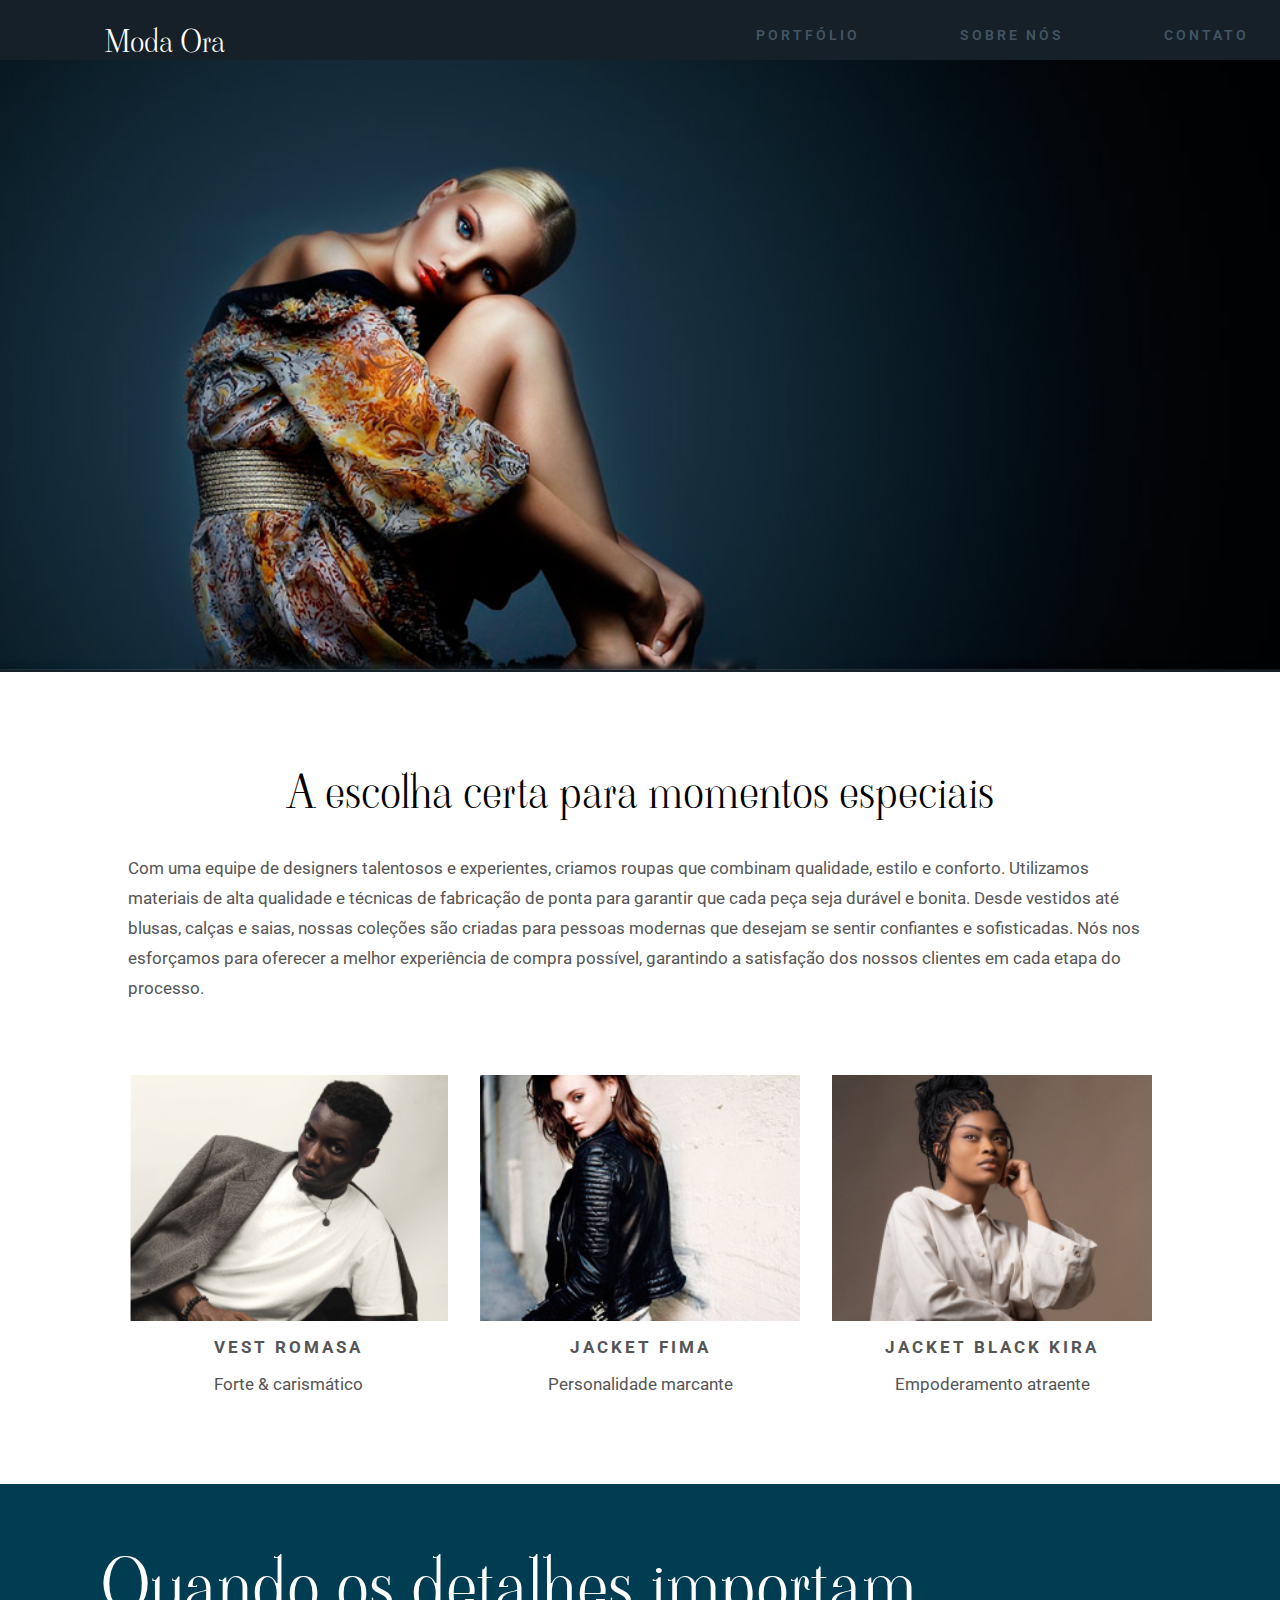
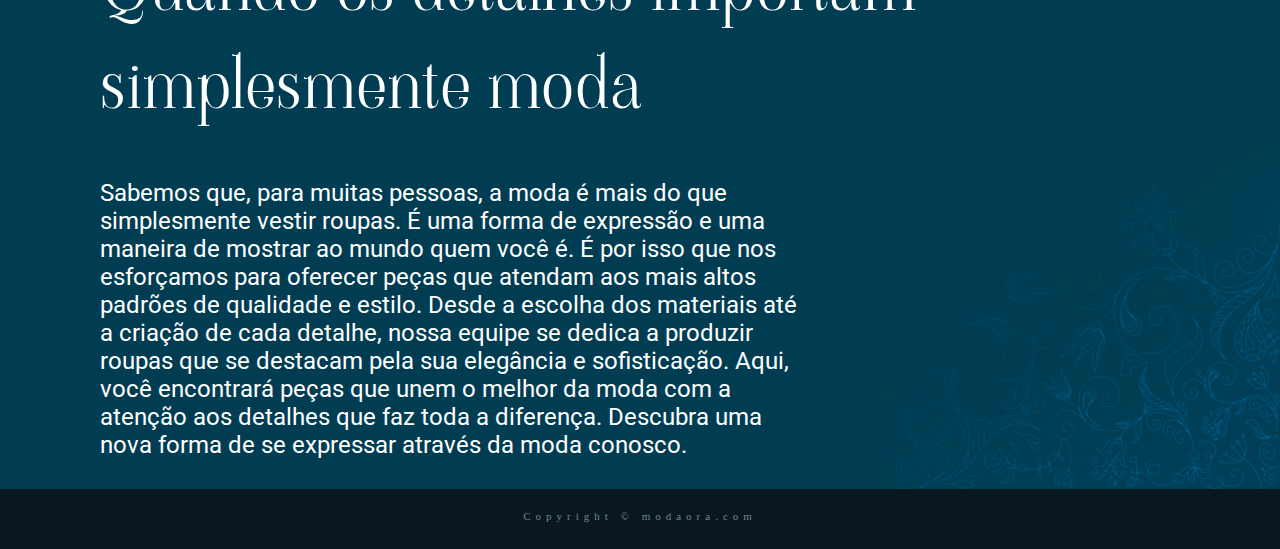
<file: index.html>
<!DOCTYPE html>

<html lang="pt-br">

  <head>
     <meta charset="UTF-8">
     <meta name="author" content="Thayná Cristina">
     <title>Moda Ora</title>
     <link rel="stylesheet" href="estilizacao.css">
    
     <link rel="preconnect" href="https://fonts.googleapis.com">
     <link rel="preconnect" href="https://fonts.gstatic.com" crossorigin>
     <link href="https://fonts.googleapis.com/css2?family=Roboto:wght@100;300&family=Viaoda+Libre&display=swap" rel="stylesheet">
  </head>

    <body>
        <header class="header">
            <div class="header__superior">     
                <h1 class="header__logo">Moda Ora</h1>
                  
                <ul class="header__menu">
                 <li> <a href="#">Portfólio</a></li>
                 <li> <a href="about-us.html">Sobre Nós</a></li>
                 <li> <a href="contact.html">Contato</a></li>
                 </ul>
            </div>
            <img src="image/topo.jpg" alt="Modelo feminina vestindo roupa elegante">
        </header>

        <main class="content">
            <div class="centralized__content">
                <nav class="content__primary">
                   <h1 class="content__primary--title">A escolha certa para momentos especiais</h1>
                    
                   <p class="content__primary--description">Com uma equipe de designers talentosos e experientes, criamos roupas que combinam qualidade, estilo e conforto. Utilizamos materiais de alta qualidade e técnicas de fabricação de ponta para garantir que cada peça seja durável e bonita. Desde vestidos até blusas, calças e saias, nossas coleções são criadas para pessoas modernas que desejam se sentir confiantes e sofisticadas. Nós nos esforçamos para oferecer a melhor experiência de compra possível, garantindo a satisfação dos nossos clientes em cada etapa do processo.</p>
                </nav>
            
                <section>
                    <div class="section__content">
                        <article>
                         <img src="image/modelo5.jpg" alt="Foto de um homem">
                         <h2>Vest Romasa</h2>
                         <p>Forte & carismático</p>
                        </article>

                        <article>
                         <img src="image/modelo3.jpg" alt="Foto de uma mulher">
                         <h2>Jacket Fima</h2>
                         <p>Personalidade marcante</p>
                        </article>

                        <article>
                         <img src="image/modelo4.jpg" alt="Foto de uma mulher">
                         <h2>Jacket black kira</h2>
                         <p>Empoderamento atraente</p>
                        </article>
                    </div>
                </section>
            </div>
    
            <nav class="content__secondary">
             <h1 class="content__secondary--title">Quando os detalhes importam <br> simplesmente moda</h1>
                
             <p class="content--title">Sabemos que, para muitas pessoas, a moda é mais do que simplesmente vestir roupas. É uma forma de expressão e uma maneira de mostrar ao mundo quem você é. É por isso que nos esforçamos para oferecer peças que atendam aos mais altos padrões de qualidade e estilo. Desde a escolha dos materiais até a criação de cada detalhe, nossa equipe se dedica a produzir roupas que se destacam pela sua elegância e sofisticação. Aqui, você encontrará peças que unem o melhor da moda com a atenção aos detalhes que faz toda a diferença. Descubra uma nova forma de se expressar através da moda conosco.</p>
            </nav>
        </main>

        <footer class="footer">
         <p class="footer__content">Copyright © modaora.com</p> 
        </footer>
    </body>
</html>
</file>
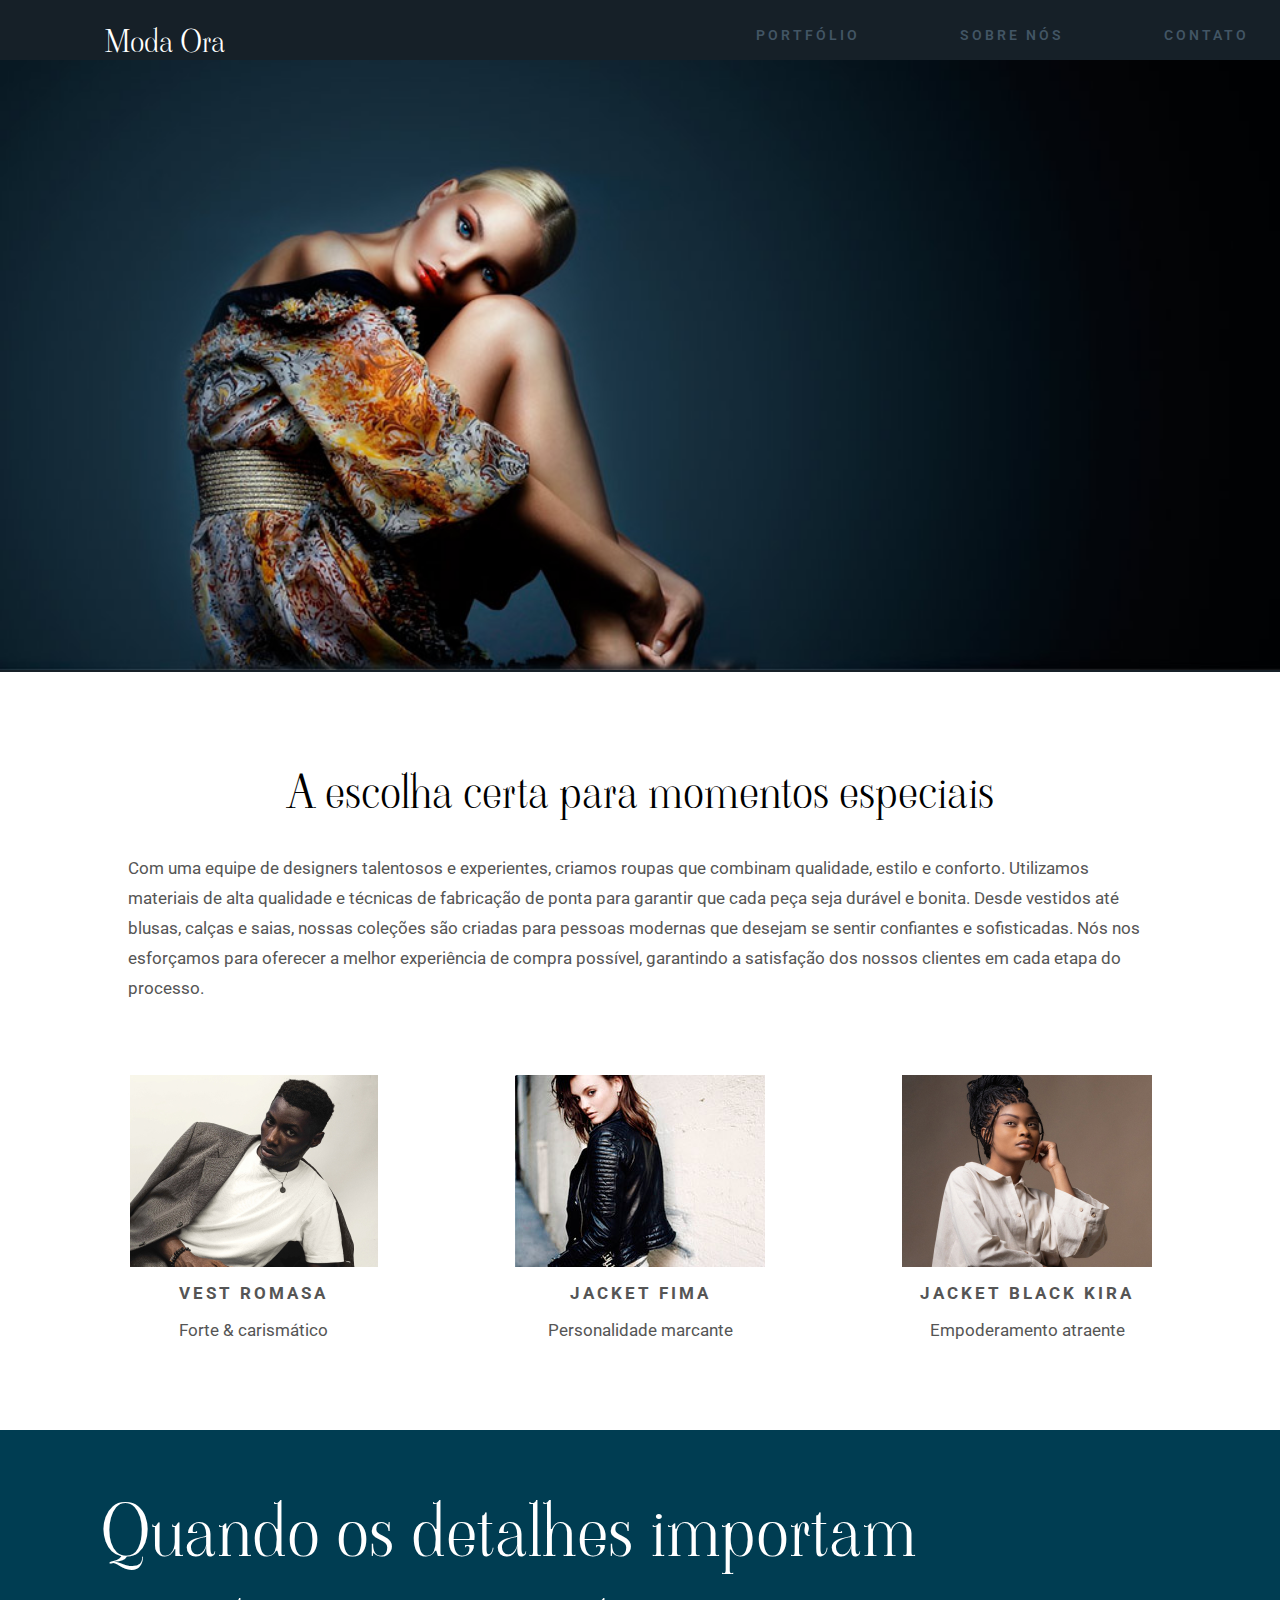
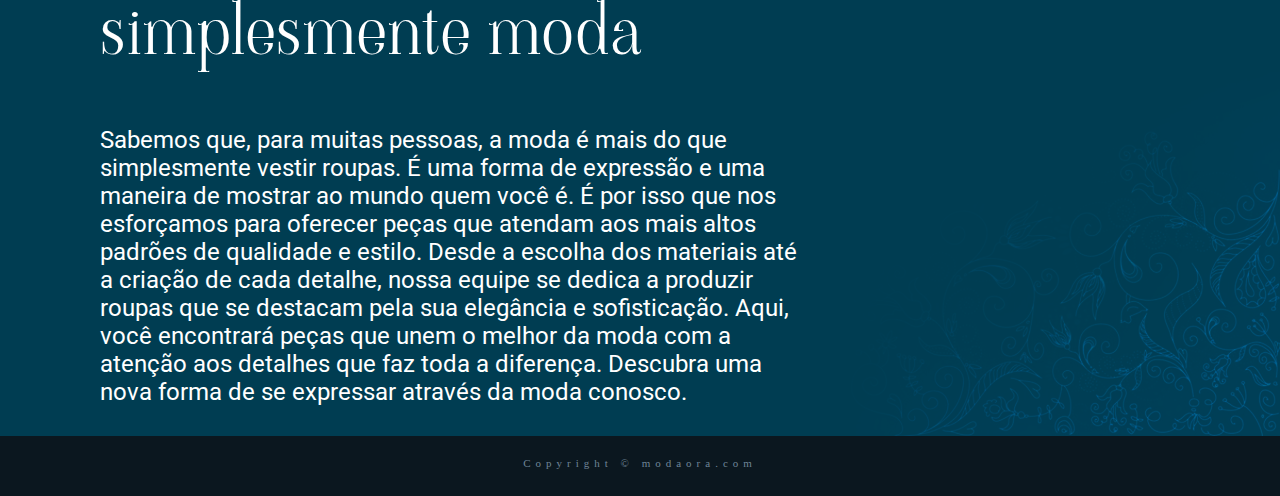
<file: HTML/index.html>
<!DOCTYPE html>

<html lang="pt-br">

  <head>
     <meta charset="UTF-8">
     <meta name="author" content="Thayná Cristina">
     <title>Moda Ora</title>
     <link rel="stylesheet" href="../CSS/estilizacao.css">
    
     <link rel="preconnect" href="https://fonts.googleapis.com">
     <link rel="preconnect" href="https://fonts.gstatic.com" crossorigin>
     <link href="https://fonts.googleapis.com/css2?family=Roboto:wght@100;300&family=Viaoda+Libre&display=swap" rel="stylesheet">
  </head>

    <body>
        <header class="header">
            <div class="header__superior">     
                <h1 class="header__logo">Moda Ora</h1>
                  
                <ul class="header__menu">
                 <li> <a href="#">Portfólio</a></li>
                 <li> <a href="about-us.html">Sobre Nós</a></li>
                 <li> <a href="contact.html">Contato</a></li>
                 </ul>
            </div>
            <img src="../images/topo.jpg" alt="Modelo feminina vestindo roupa elegante">
        </header>

        <main class="content">
            <div class="centralized__content">
                <nav class="content__primary">
                   <h1 class="content__primary--title">A escolha certa para momentos especiais</h1>
                    
                   <p class="content__primary--description">Com uma equipe de designers talentosos e experientes, criamos roupas que combinam qualidade, estilo e conforto. Utilizamos materiais de alta qualidade e técnicas de fabricação de ponta para garantir que cada peça seja durável e bonita. Desde vestidos até blusas, calças e saias, nossas coleções são criadas para pessoas modernas que desejam se sentir confiantes e sofisticadas. Nós nos esforçamos para oferecer a melhor experiência de compra possível, garantindo a satisfação dos nossos clientes em cada etapa do processo.</p>
                </nav>
            
                <section>
                    <div class="section__content">
                        <article>
                         <img src="../images/modelo5.jpg" alt="Foto de um homem">
                         <h2>Vest Romasa</h2>
                         <p>Forte & carismático</p>
                        </article>

                        <article>
                         <img src="../images/modelo3.jpg" alt="Foto de uma mulher">
                         <h2>Jacket Fima</h2>
                         <p>Personalidade marcante</p>
                        </article>

                        <article>
                         <img src="../images/modelo4.jpg" alt="Foto de uma mulher">
                         <h2>Jacket black kira</h2>
                         <p>Empoderamento atraente</p>
                        </article>
                    </div>
                </section>
            </div>
    
            <nav class="content__secondary">
             <h1 class="content__secondary--title">Quando os detalhes importam <br> simplesmente moda</h1>
                
             <p class="content--title">Sabemos que, para muitas pessoas, a moda é mais do que simplesmente vestir roupas. É uma forma de expressão e uma maneira de mostrar ao mundo quem você é. É por isso que nos esforçamos para oferecer peças que atendam aos mais altos padrões de qualidade e estilo. Desde a escolha dos materiais até a criação de cada detalhe, nossa equipe se dedica a produzir roupas que se destacam pela sua elegância e sofisticação. Aqui, você encontrará peças que unem o melhor da moda com a atenção aos detalhes que faz toda a diferença. Descubra uma nova forma de se expressar através da moda conosco.</p>
            </nav>
        </main>

        <footer class="footer">
         <p class="footer__content">Copyright © modaora.com</p> 
        </footer>
    </body>
</html>
</file>
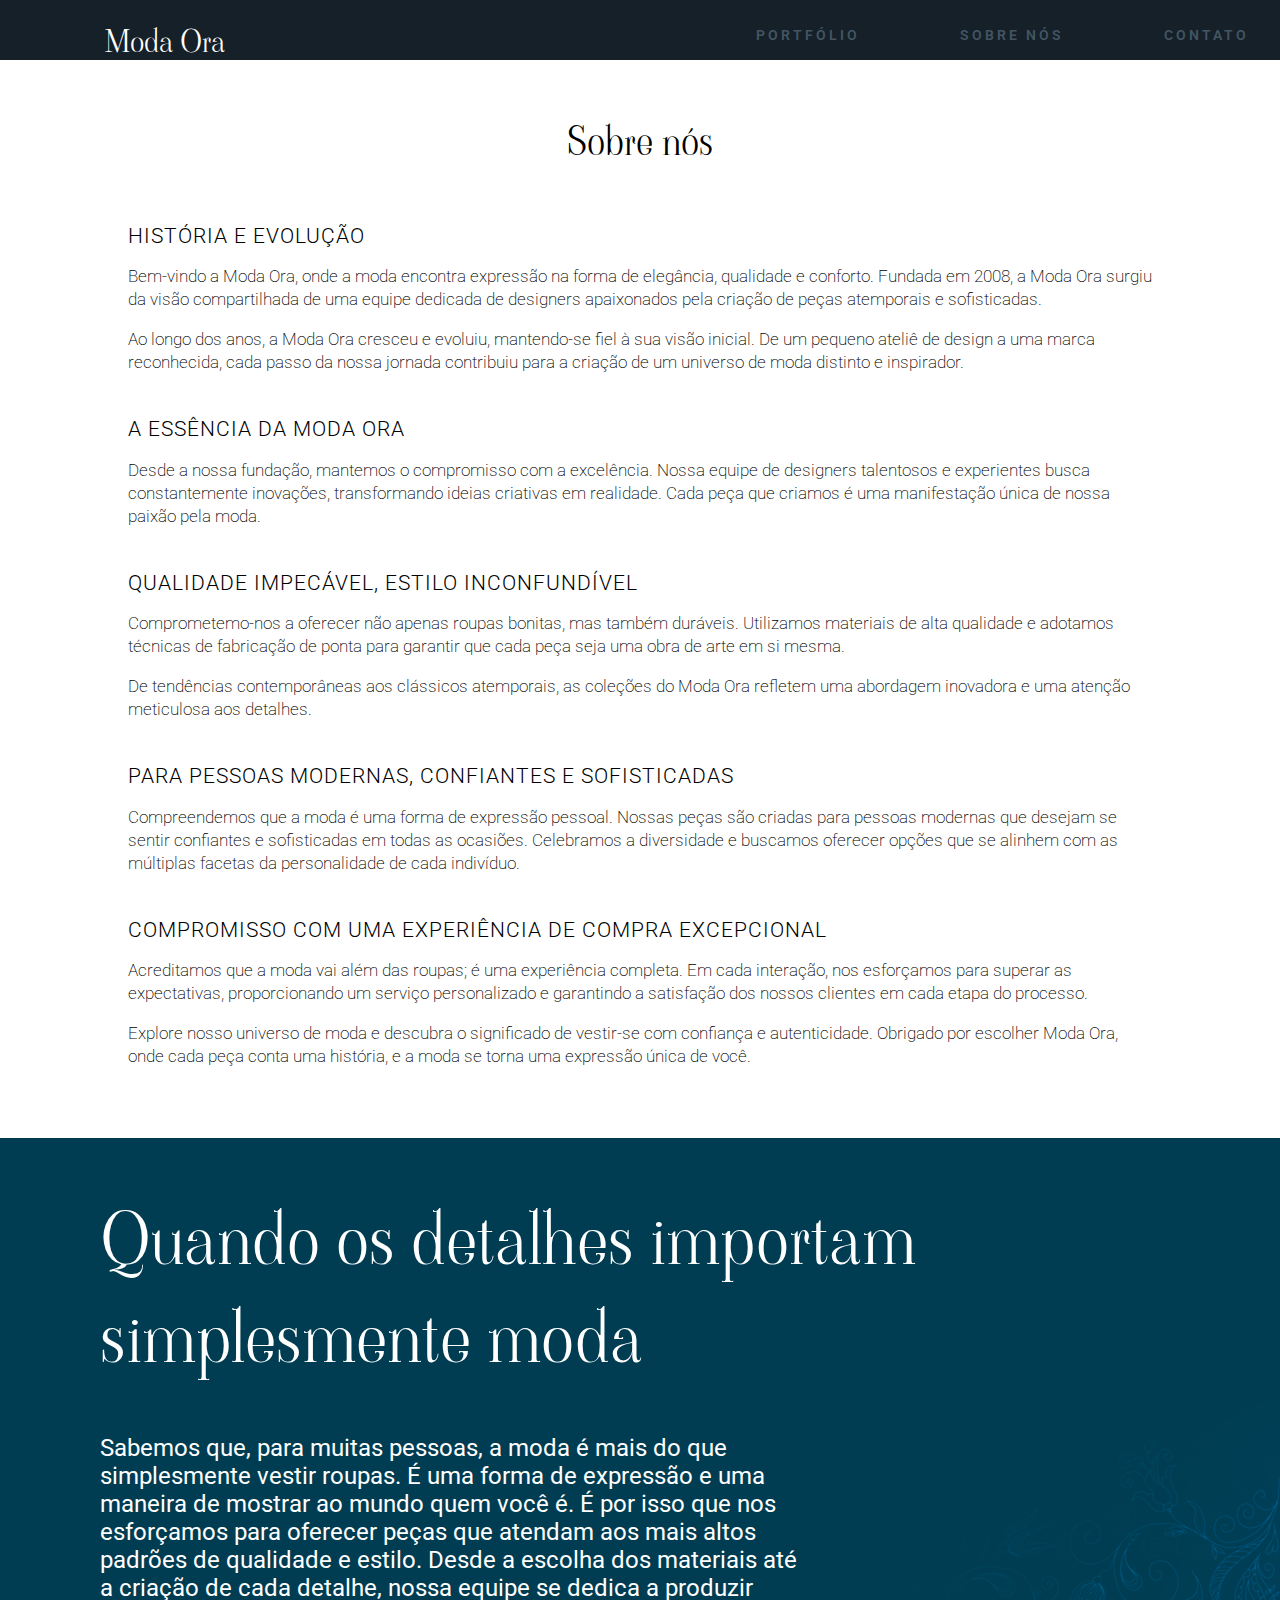
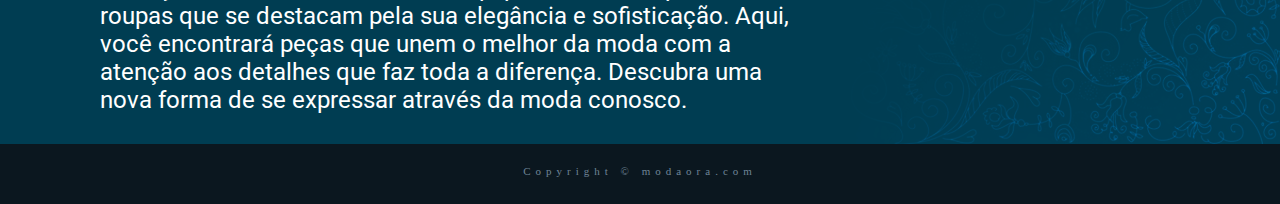
<file: about-us.html>
<!DOCTYPE html>

<html lang="pt-br">

    <head>
     <meta charset="UTF-8">
     <meta name="author" content="Thayná Cristina">
     <title>Sobre nós</title>

     <link rel="stylesheet" href="estilizacao.css">

     <link rel="preconnect" href="https://fonts.googleapis.com">
     <link rel="preconnect" href="https://fonts.gstatic.com" crossorigin>
     <link href="https://fonts.googleapis.com/css2?family=Roboto:wght@100;300&family=Viaoda+Libre&display=swap" rel="stylesheet">
    </head>

    <body>
        <header class="header">
            <div class="header__superior">
             <a href="index.html" class="header__logo--contact">Moda Ora</a>
            
                <nav>
                    <ul class="header__menu">
                     <li> <a href="#">Portfólio</a></li>
                     <li> <a href="#">Sobre Nós</a></li>
                     <li> <a href="contact.html">Contato</a></li>
                    </ul>
                </nav>
            </div>
        </header>

        <div class="centralized__content--aboutus">

            <main>

             <h1 class="content__aboutus--title">Sobre nós</h1>

             <h2 class="content__aboutus--h2">História e evolução</h2>

             <p class="content__aboutus--p">Bem-vindo a Moda Ora, onde a moda encontra expressão na forma de elegância, qualidade e conforto. Fundada em 2008, a Moda Ora surgiu da visão compartilhada de uma equipe dedicada de designers apaixonados pela criação de peças atemporais e sofisticadas.</p>

             <p class="content__aboutus--p">Ao longo dos anos, a Moda Ora cresceu e evoluiu, mantendo-se fiel à sua visão inicial. De um pequeno ateliê de design a uma marca reconhecida, cada passo da nossa jornada contribuiu para a criação de um universo de moda distinto e inspirador.</p>

             <h2 class="content__aboutus--h2">A essência da Moda Ora</h2>

             <p class="content__aboutus--p">Desde a nossa fundação, mantemos o compromisso com a excelência. Nossa equipe de designers talentosos e experientes busca constantemente inovações, transformando ideias criativas em realidade. Cada peça que criamos é uma manifestação única de nossa paixão pela moda.</p>

             <h2 class="content__aboutus--h2">Qualidade impecável, estilo inconfundível</h2>

             <p class="content__aboutus--p">Comprometemo-nos a oferecer não apenas roupas bonitas, mas também duráveis. Utilizamos materiais de alta qualidade e adotamos técnicas de fabricação de ponta para garantir que cada peça seja uma obra de arte em si mesma.</p>

             <p class="content__aboutus--p">De tendências contemporâneas aos clássicos atemporais, as coleções do Moda Ora refletem uma abordagem inovadora e uma atenção meticulosa aos detalhes.</p>

             <h2 class="content__aboutus--h2">Para pessoas modernas, confiantes e sofisticadas</h2>

             <p class="content__aboutus--p">Compreendemos que a moda é uma forma de expressão pessoal. Nossas peças são criadas para pessoas modernas que desejam se sentir confiantes e sofisticadas em todas as ocasiões. Celebramos a diversidade e buscamos oferecer opções que se alinhem com as múltiplas facetas da personalidade de cada indivíduo.</p>

             <h2 class="content__aboutus--h2">Compromisso com uma experiência de compra excepcional</h2>

             <p class="content__aboutus--p">Acreditamos que a moda vai além das roupas; é uma experiência completa. Em cada interação, nos esforçamos para superar as expectativas, proporcionando um serviço personalizado e garantindo a satisfação dos nossos clientes em cada etapa do processo.</p>

             <p class="content__aboutus--p">Explore nosso universo de moda e descubra o significado de vestir-se com confiança e autenticidade. Obrigado por escolher Moda Ora, onde cada peça conta uma história, e a moda se torna uma expressão única de você.</p>

            </main>
        </div>

        <section class="content__secondary">

            <header>
             <h1 class="content__secondary--title">Quando os detalhes importam <br> simplesmente moda</h1>
            </header>
        
            <p class="content--title">Sabemos que, para muitas pessoas, a moda é mais do que simplesmente vestir roupas. É uma forma de expressão e uma maneira de mostrar ao mundo quem você é. É por isso que nos esforçamos para oferecer peças que atendam aos mais altos padrões de qualidade e estilo. Desde a escolha dos materiais até a criação de cada detalhe, nossa equipe se dedica a produzir roupas que se destacam pela sua elegância e sofisticação. Aqui, você encontrará peças que unem o melhor da moda com a atenção aos detalhes que faz toda a diferença. Descubra uma nova forma de se expressar através da moda conosco.</p>
        </section>

        <footer class="footer">
         <p class="footer__content">Copyright © modaora.com</p>
        </footer>
    </body>
</html>
</file>
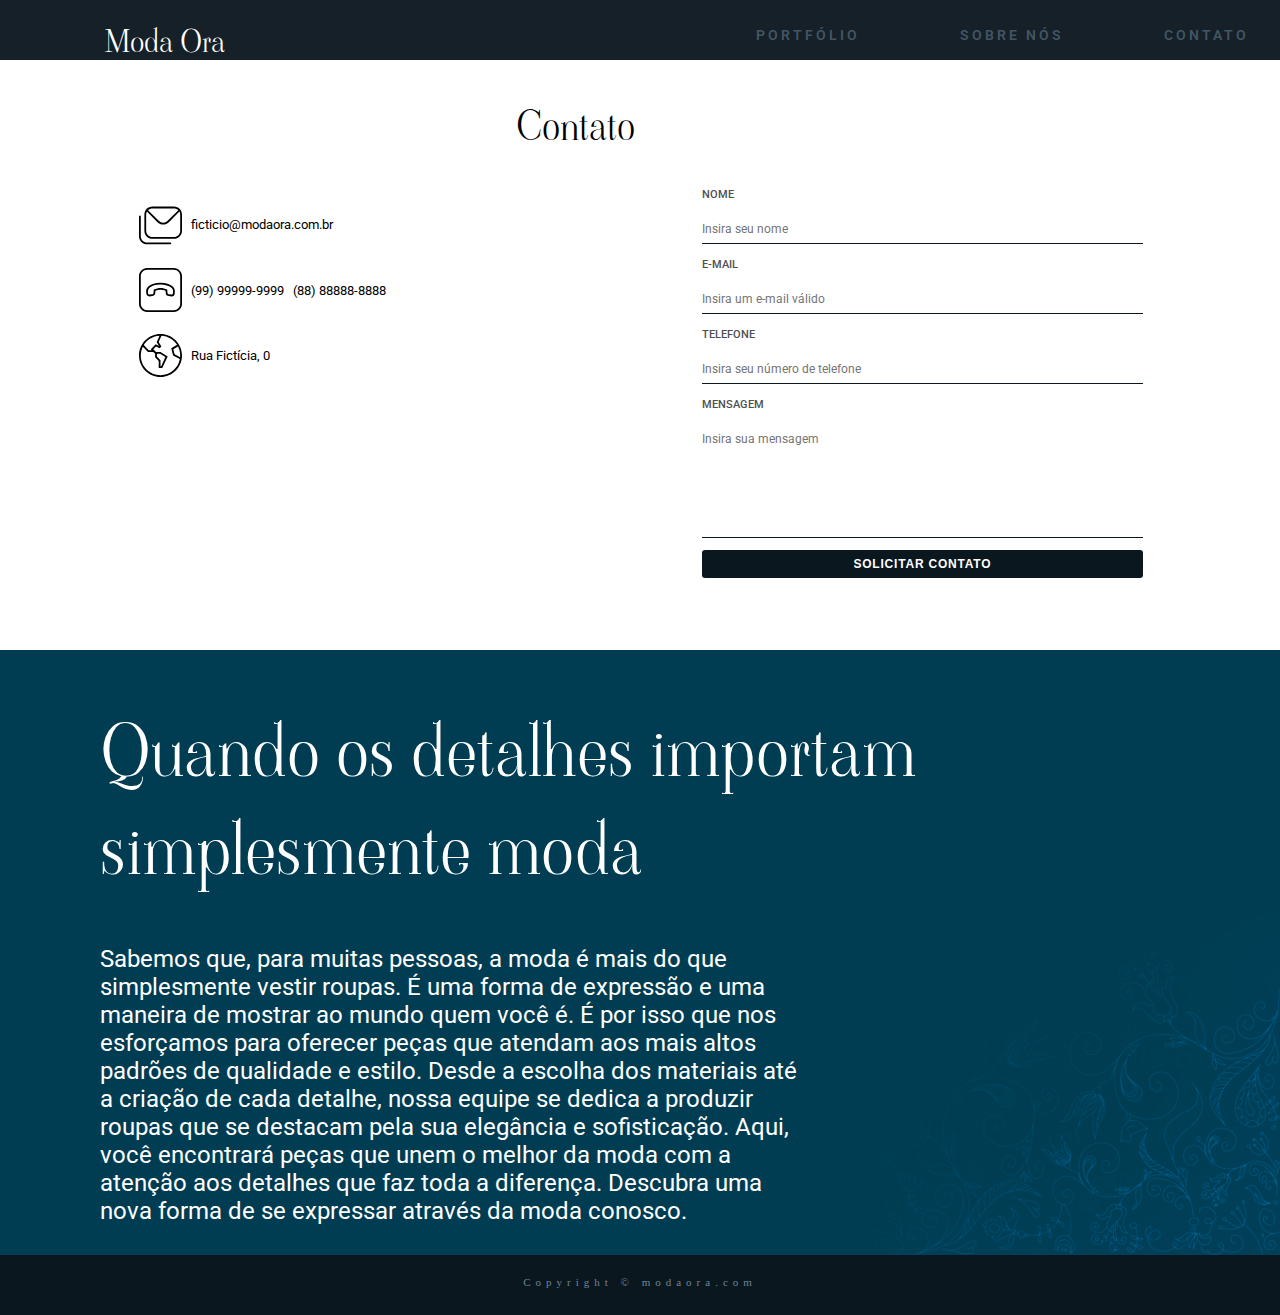
<file: contact.html>
<!DOCTYPE html>
<html lang="pt-br">

    <head>
     <meta charset="UTF-8">
     <meta name="author" content="Thayná Cristina">
     <title>Contato</title>
 
     <link rel="stylesheet" href="estilizacao.css">

     <link rel="preconnect" href="https://fonts.googleapis.com">
     <link rel="preconnect" href="https://fonts.gstatic.com" crossorigin>
     <link href="https://fonts.googleapis.com/css2?family=Roboto:wght@100;300&family=Viaoda+Libre&display=swap" rel="stylesheet">
    </head>

    <body>
        <header class="header">
           <div class="header__superior">
              <a href="index.html" class="header__logo--contact">Moda Ora</a>
            
                <nav>
                    <ul class="header__menu">
                      <li> <a href="#">Portfólio</a></li>
                      <li> <a href="about-us.html">Sobre Nós</a></li>
                      <li> <a href="#">Contato</a></li>
                    </ul>
                </nav>
            </div>
        </header>

        <main class="content">
            <div class="centralized__content--contact">

                <h1 class="content__contact--title">Contato</h1>

                <div class="displayflex">

                    <section class="content__contact"> 

                        <article>
                         <img class= "icon-image" src="image/email.svg" alt="um icone de e-mail">
                         <p>ficticio@modaora.com.br</p>
                        </article>
            
                        <article>
                         <img class= "icon-image" src="image/telefone.svg" alt="um icone de telefone">
                         <p>(99) 99999-9999</p>
                         <p>(88) 88888-8888</p>
                        </article>
            
                        <article>
                         <img class= "icon-image" src="image/localizacao.svg" alt="um icone de endereço">
                         <p>Rua Fictícia, 0</p>
                        </article> 
                    </section>
        
                    <section class="form__contact">
                        <form action="#" method="post" autocomplete="off" class="form">
                            <fieldset class="form__fieldset">
                             <legend class="form__title">Solicitar contato</legend>
                    
                             <label for="name" class="form__label">Nome</label>
                             <input type="text" id="name" name="name" required class="form__input" placeholder="Insira seu nome">
                    
                             <label for="email" class="form__label">E-mail</label>
                             <input type="email" id="email" name="email" required class="form__input" placeholder="Insira um e-mail válido">
                    
                             <label for="number" class="form__label">Telefone</label>
                             <input type="tel" name="number" id="number" class="form__input" placeholder="Insira seu número de telefone">
                    
                             <label for="message" class="form__label">Mensagem</label>
                             <textarea id="message" name="message" rows="7" cols="50" placeholder="Insira sua mensagem" class="form__input" required></textarea>
                    
                             <input type="submit" value="Solicitar contato" class="btn_sendmessage">
                            </fieldset>
                        </form>
                    
                    </section>
                </div>
            </div>

            <section class="content__secondary">

                <header>
                  <h1 class="content__secondary--title">Quando os detalhes importam <br> simplesmente moda</h1>
                </header>
            
                <p class="content--title">Sabemos que, para muitas pessoas, a moda é mais do que simplesmente vestir roupas. É uma forma de expressão e uma maneira de mostrar ao mundo quem você é. É por isso que nos esforçamos para oferecer peças que atendam aos mais altos padrões de qualidade e estilo. Desde a escolha dos materiais até a criação de cada detalhe, nossa equipe se dedica a produzir roupas que se destacam pela sua elegância e sofisticação. Aqui, você encontrará peças que unem o melhor da moda com a atenção aos detalhes que faz toda a diferença. Descubra uma nova forma de se expressar através da moda conosco.</p>
            </section>
        </main>

       <footer class="footer">
          <p class="footer__content">Copyright © modaora.com</p>
       </footer>
    </body>
</html>
</file>
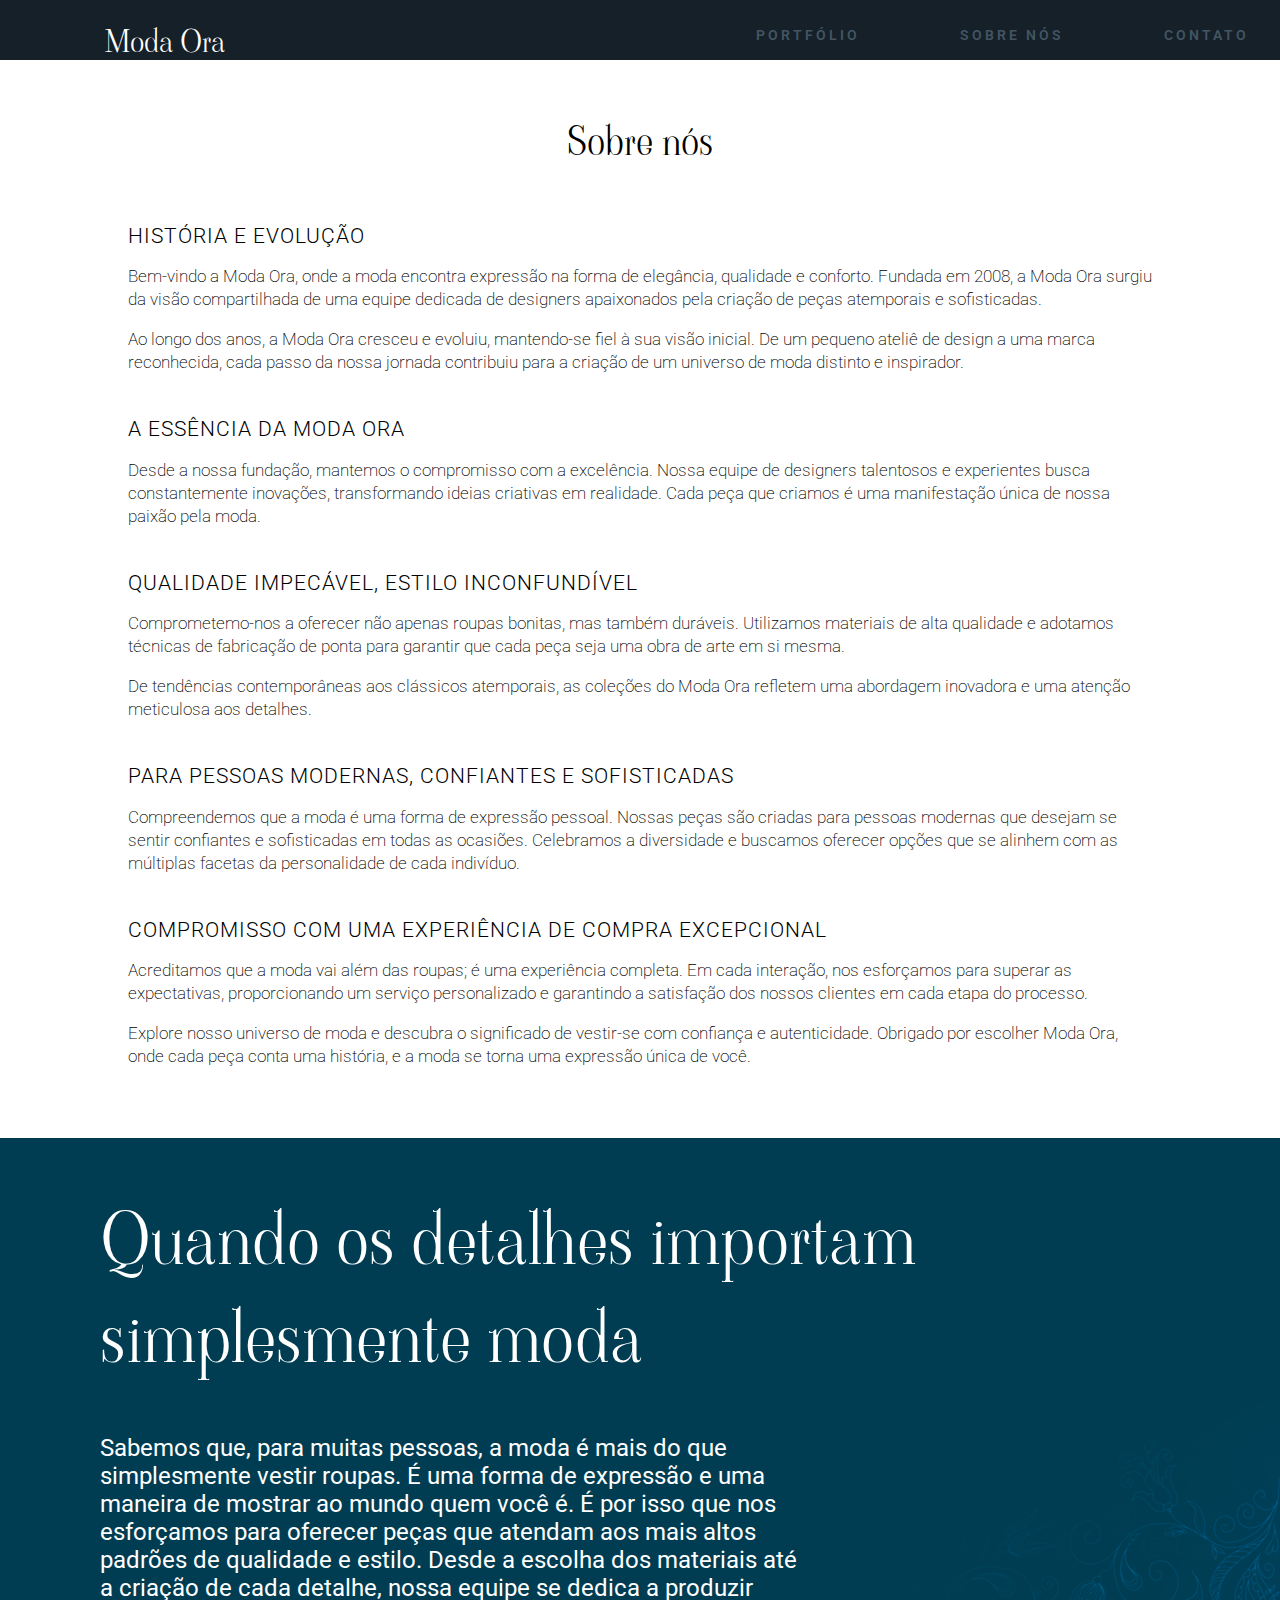
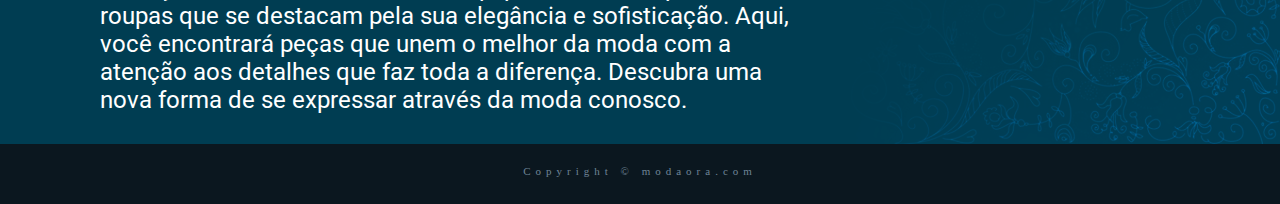
<file: HTML/about-us.html>
<!DOCTYPE html>

<html lang="pt-br">

    <head>
     <meta charset="UTF-8">
     <meta name="author" content="Thayná Cristina">
     <title>Sobre nós</title>

     <link rel="stylesheet" href="../CSS/estilizacao.css">

     <link rel="preconnect" href="https://fonts.googleapis.com">
     <link rel="preconnect" href="https://fonts.gstatic.com" crossorigin>
     <link href="https://fonts.googleapis.com/css2?family=Roboto:wght@100;300&family=Viaoda+Libre&display=swap" rel="stylesheet">
    </head>

    <body>
        <header class="header">
            <div class="header__superior">
             <a href="index.html" class="header__logo--contact">Moda Ora</a>
            
                <nav>
                    <ul class="header__menu">
                     <li> <a href="#">Portfólio</a></li>
                     <li> <a href="#">Sobre Nós</a></li>
                     <li> <a href="contact.html">Contato</a></li>
                    </ul>
                </nav>
            </div>
        </header>

        <div class="centralized__content--aboutus">

            <main>

             <h1 class="content__aboutus--title">Sobre nós</h1>

             <h2 class="content__aboutus--h2">História e evolução</h2>

             <p class="content__aboutus--p">Bem-vindo a Moda Ora, onde a moda encontra expressão na forma de elegância, qualidade e conforto. Fundada em 2008, a Moda Ora surgiu da visão compartilhada de uma equipe dedicada de designers apaixonados pela criação de peças atemporais e sofisticadas.</p>

             <p class="content__aboutus--p">Ao longo dos anos, a Moda Ora cresceu e evoluiu, mantendo-se fiel à sua visão inicial. De um pequeno ateliê de design a uma marca reconhecida, cada passo da nossa jornada contribuiu para a criação de um universo de moda distinto e inspirador.</p>

             <h2 class="content__aboutus--h2">A essência da Moda Ora</h2>

             <p class="content__aboutus--p">Desde a nossa fundação, mantemos o compromisso com a excelência. Nossa equipe de designers talentosos e experientes busca constantemente inovações, transformando ideias criativas em realidade. Cada peça que criamos é uma manifestação única de nossa paixão pela moda.</p>

             <h2 class="content__aboutus--h2">Qualidade impecável, estilo inconfundível</h2>

             <p class="content__aboutus--p">Comprometemo-nos a oferecer não apenas roupas bonitas, mas também duráveis. Utilizamos materiais de alta qualidade e adotamos técnicas de fabricação de ponta para garantir que cada peça seja uma obra de arte em si mesma.</p>

             <p class="content__aboutus--p">De tendências contemporâneas aos clássicos atemporais, as coleções do Moda Ora refletem uma abordagem inovadora e uma atenção meticulosa aos detalhes.</p>

             <h2 class="content__aboutus--h2">Para pessoas modernas, confiantes e sofisticadas</h2>

             <p class="content__aboutus--p">Compreendemos que a moda é uma forma de expressão pessoal. Nossas peças são criadas para pessoas modernas que desejam se sentir confiantes e sofisticadas em todas as ocasiões. Celebramos a diversidade e buscamos oferecer opções que se alinhem com as múltiplas facetas da personalidade de cada indivíduo.</p>

             <h2 class="content__aboutus--h2">Compromisso com uma experiência de compra excepcional</h2>

             <p class="content__aboutus--p">Acreditamos que a moda vai além das roupas; é uma experiência completa. Em cada interação, nos esforçamos para superar as expectativas, proporcionando um serviço personalizado e garantindo a satisfação dos nossos clientes em cada etapa do processo.</p>

             <p class="content__aboutus--p">Explore nosso universo de moda e descubra o significado de vestir-se com confiança e autenticidade. Obrigado por escolher Moda Ora, onde cada peça conta uma história, e a moda se torna uma expressão única de você.</p>

            </main>
        </div>

        <section class="content__secondary">

            <header>
             <h1 class="content__secondary--title">Quando os detalhes importam <br> simplesmente moda</h1>
            </header>
        
            <p class="content--title">Sabemos que, para muitas pessoas, a moda é mais do que simplesmente vestir roupas. É uma forma de expressão e uma maneira de mostrar ao mundo quem você é. É por isso que nos esforçamos para oferecer peças que atendam aos mais altos padrões de qualidade e estilo. Desde a escolha dos materiais até a criação de cada detalhe, nossa equipe se dedica a produzir roupas que se destacam pela sua elegância e sofisticação. Aqui, você encontrará peças que unem o melhor da moda com a atenção aos detalhes que faz toda a diferença. Descubra uma nova forma de se expressar através da moda conosco.</p>
        </section>

        <footer class="footer">
         <p class="footer__content">Copyright © modaora.com</p>
        </footer>
    </body>
</html>
</file>
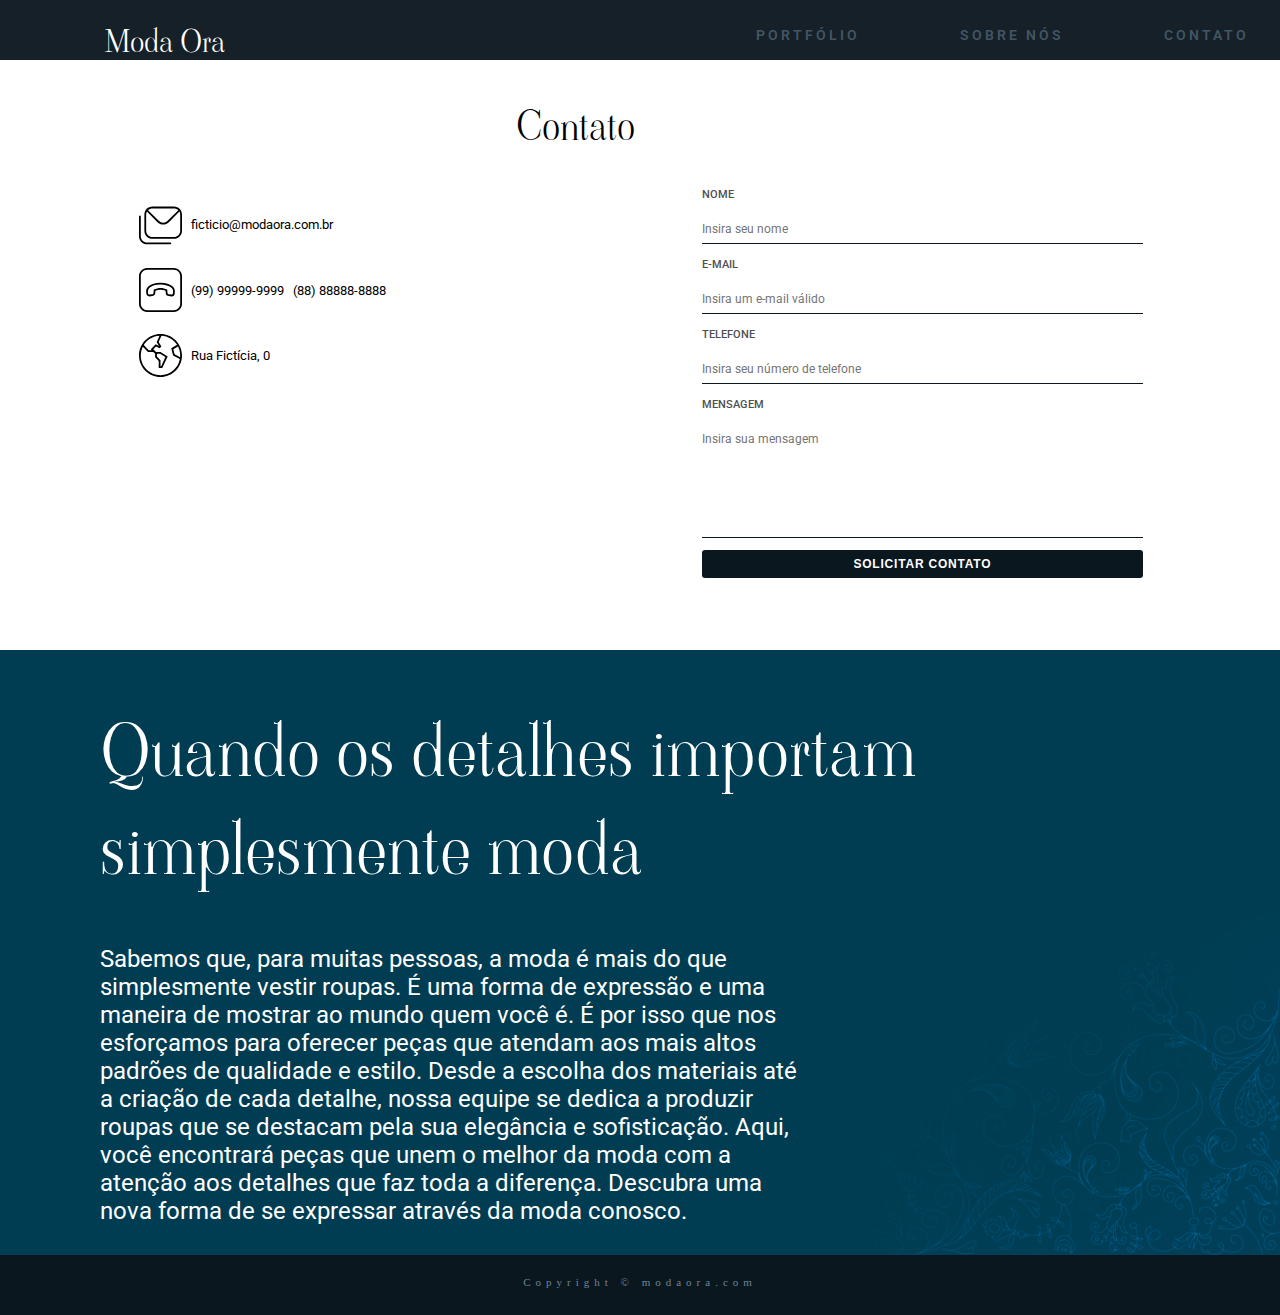
<file: HTML/contact.html>
<!DOCTYPE html>
<html lang="pt-br">

    <head>
     <meta charset="UTF-8">
     <meta name="author" content="Thayná Cristina">
     <title>Contato</title>
 
     <link rel="stylesheet" href="../CSS/estilizacao.css">

     <link rel="preconnect" href="https://fonts.googleapis.com">
     <link rel="preconnect" href="https://fonts.gstatic.com" crossorigin>
     <link href="https://fonts.googleapis.com/css2?family=Roboto:wght@100;300&family=Viaoda+Libre&display=swap" rel="stylesheet">
    </head>

    <body>
        <header class="header">
           <div class="header__superior">
              <a href="index.html" class="header__logo--contact">Moda Ora</a>
            
                <nav>
                    <ul class="header__menu">
                      <li> <a href="#">Portfólio</a></li>
                      <li> <a href="about-us.html">Sobre Nós</a></li>
                      <li> <a href="#">Contato</a></li>
                    </ul>
                </nav>
            </div>
        </header>

        <main class="content">
            <div class="centralized__content--contact">

                <h1 class="content__contact--title">Contato</h1>

                <div class="displayflex">

                    <section class="content__contact"> 

                        <article>
                         <img class= "icon-image" src="../images/email.svg" alt="um icone de e-mail">
                         <p>ficticio@modaora.com.br</p>
                        </article>
            
                        <article>
                         <img class= "icon-image" src="../images/telefone.svg" alt="um icone de telefone">
                         <p>(99) 99999-9999</p>
                         <p>(88) 88888-8888</p>
                        </article>
            
                        <article>
                         <img class= "icon-image" src="../images/localizacao.svg" alt="um icone de endereço">
                         <p>Rua Fictícia, 0</p>
                        </article> 
                    </section>
        
                    <section class="form__contact">
                        <form action="#" method="post" autocomplete="off" class="form">
                            <fieldset class="form__fieldset">
                             <legend class="form__title">Solicitar contato</legend>
                    
                             <label for="name" class="form__label">Nome</label>
                             <input type="text" id="name" name="name" required class="form__input" placeholder="Insira seu nome">
                    
                             <label for="email" class="form__label">E-mail</label>
                             <input type="email" id="email" name="email" required class="form__input" placeholder="Insira um e-mail válido">
                    
                             <label for="number" class="form__label">Telefone</label>
                             <input type="tel" name="number" id="number" class="form__input" placeholder="Insira seu número de telefone">
                    
                             <label for="message" class="form__label">Mensagem</label>
                             <textarea id="message" name="message" rows="7" cols="50" placeholder="Insira sua mensagem" class="form__input" required></textarea>
                    
                             <input type="submit" value="Solicitar contato" class="btn_sendmessage">
                            </fieldset>
                        </form>
                    
                    </section>
                </div>
            </div>

            <section class="content__secondary">

                <header>
                  <h1 class="content__secondary--title">Quando os detalhes importam <br> simplesmente moda</h1>
                </header>
            
                <p class="content--title">Sabemos que, para muitas pessoas, a moda é mais do que simplesmente vestir roupas. É uma forma de expressão e uma maneira de mostrar ao mundo quem você é. É por isso que nos esforçamos para oferecer peças que atendam aos mais altos padrões de qualidade e estilo. Desde a escolha dos materiais até a criação de cada detalhe, nossa equipe se dedica a produzir roupas que se destacam pela sua elegância e sofisticação. Aqui, você encontrará peças que unem o melhor da moda com a atenção aos detalhes que faz toda a diferença. Descubra uma nova forma de se expressar através da moda conosco.</p>
            </section>
        </main>

       <footer class="footer">
          <p class="footer__content">Copyright © modaora.com</p>
       </footer>
    </body>
</html>
</file>
<file: estilizacao.css>
:root {
    --primary-color: #0b171f;
    --primary-font: 'Viaoda Libre', serif;;
    --secondary-font: 'Roboto', sans-serif;
}

html {font-size: 62.5%;}

body {
    margin: 0;
    padding: 0;
}

.header {
    background: #162028;
    display: inline-block;
    justify-content: space-between;
    width: 100%;
    padding: 0;
    margin: 0;
}

img {
    width: 100%;
}

.header__superior {
    display: flex;
    justify-content: space-between;
    padding: 0;
    margin: 0;
    height: 6.0rem;
}

.header__logo {
    color: white;
    font-family: var(--primary-font);
    font-size: 3.0rem;
    font-weight: 200;
    font-style: normal;
    margin-left: 10.5rem;
}

.header__menu {
    display: flex;
    gap: 10.0rem;
    font-family: var(--secondary-font);
    font-size: 1.4rem;
    text-transform: uppercase;
    letter-spacing: 3px;
    text-decoration: none;
    font-weight: 600;
    margin-right: 1.8rem;
    list-style-type: none;
    padding: 1.3rem;
}

.header__menu a {
    color: #425564;
    text-decoration: none;
}

.header__menu a:hover {
    color: white;
}

.centralized__content {
    width: 80%;
    margin: 0 auto;
}

.content__primary--title {
    color: black;
    text-align: center;
    font-size: 4.4rem;
    font-family: var(--primary-font);
    font-weight: 200;
    margin-top: 9.0rem;
}

.content__primary--description {
    text-align: left;
    color: #555;
    font-size: 1.7rem;
    font-family: var(--secondary-font);
    font-weight: 400;
    line-height: 3.0rem;
    margin-bottom: 7%;
}

.section__content {
    display: flex;
    justify-content: space-between;
}

.section__content img {
    width: 32rem;
}

.header__aju {
    padding: 2.0rem;
    color: white;
    font-family: var(--primary-font);
    font-size: 3.0rem;
    font-weight: 200;
    font-style: normal;
    margin-left: 10.5rem;
}

.section__content h2 {
    text-align: center;
    text-transform: uppercase;
    letter-spacing: 0.3rem;
    font-size: 1.7rem;
    font-family: var(--secondary-font);
    color: #555;
    font-weight: bold;
}

.section__content p {
    text-align: center;
    font-size: 1.7rem;
    font-family: var(--secondary-font);
    color: #555;
    font-weight: 400;
    margin-bottom: 9.0rem;
}

.content__secondary {
    background-image: url(image/bg_detalhe.png);
    background-repeat: no-repeat;
    background-position: right bottom;
    padding: 0.7rem 2rem 3rem 10rem;;
    background-color: #003d52;     
}

.content__secondary--title {
    color: white;
    font-size: 6.9rem;
    font-family: var(--primary-font);
    font-weight: 200;
}

.content--title {
    width: 70rem;
    text-align: left;
    font-size: 2.4rem;
    color: white;
    font-family: var(--secondary-font);
    margin-bottom: 0;
}

.footer {
    height: 4.0rem;
    background-color: #0b171f;
    text-align: center;
    font-size: 1.1rem;
    color: #6f8597;
    letter-spacing: 0.5rem;
    padding: 1.0rem 1.0rem;
}

.centralized__content--contact {
    width: 80%;
    margin: 0 auto;
    height: 55.0rem;
    margin-top: 4.0rem;
}

.displayflex {display: flex;}

.content__contact--title {
    font-family: var(--primary-font);
    font-size: 3.8rem;
    font-weight: 200;
    color: black;
    text-align: center;
    margin-right: 13.0rem;
    margin-bottom: 2.0rem;
}

.content__contact {
    display: flex;
    flex-direction: column;
    margin-top: 1.8rem;
}

.content__contact article {
    display: flex;
    align-items: center;
    margin: 1.1rem;
    gap: 0.9rem;
}

.content__contact p {
    font-family: var(--secondary-font);
    font-size: 1.3rem;
}

.icon-image {width: 8%;}

.form__contact {
    width: 60.0rem;
    border-radius: 2px;
}

.form__title {display: none;}

.form__fieldset {
    display: flex;
    border: none;
    flex-direction: column;
    gap: 0.4rem;
}

.form__label {
    padding: 1.0rem 1.0rem 1.0rem 0;
    text-transform: uppercase;
    font-size: 1.1rem;
    font-family: var(--secondary-font);
    text-align: left;
    font-weight: 500;
    color: #4F4F4F;
}

.form__input {
    border: none;
    border-bottom: 1px solid var(--primary-color);
    outline: none;
    padding: 0.7rem 0;
    font-size: 1.2rem;
    transition: padding-left .05s;
    font-family: var(--secondary-font);
    color: #4F4F4F; 
    resize:none; 
}

.form__input:focus {
    outline: 1px solid var(--primary-color);
    padding-left: 0.2rem;
}

.form__input:focus:valid {
   outline: 2px solid #006400;
}

.form__input:focus:invalid {
    outline: 2px solid #B22222;
}

.btn_sendmessage {
    color: white;
    text-transform: uppercase;
    background-color: var(--primary-color);
    padding:0.7rem 0.9rem;
    font-size: 1.2rem;
    border: none;
    border-radius: 3px;
    outline: none;
    font-weight: 600;
    letter-spacing: 0.8px;
    margin-top: 0.8rem;
}

.header__superior a {
    text-decoration: none;
}

.header__logo--contact {
    color: white;
    font-family: var(--primary-font);
    font-size: 3.0rem;
    font-weight: 200;
    font-style: normal;
    margin-left: 10.5rem;
    margin-top: 2.0rem;
}

.centralized__content--aboutus {
    width: 80%;
    margin: 0 auto 7.0rem auto;
}

.content__aboutus--title {
    font-family: var(--primary-font);
    font-size: 3.8rem;
    font-weight: 200;
    color: black;
    text-align: center;
    margin-bottom: 2.0rem;
    margin: 5.5rem 0 5.5rem 0;
}

.content__aboutus--h2 {
    font-family: var(--secondary-font);
    font-size: 2.1rem;
    font-weight: 300;
    color: black;
    text-align: left;
    text-transform: uppercase;
    letter-spacing: 0.1rem;
    margin-top: 4.3rem;
}

.content__aboutus--p {
    font-family: var(--secondary-font);
    font-size: 1.7rem;
    font-weight: 200;
    color: 363636;
    text-align: left;
    font-style: normal;
    line-height: 2.3rem;
}
</file>
<file: CSS/estilizacao.css>
:root {
    --primary-color: #0b171f;
    --primary-font: 'Viaoda Libre', serif;;
    --secondary-font: 'Roboto', sans-serif;
}

html {font-size: 62.5%;}

body {
    margin: 0;
    padding: 0;
}

.header {
    background: #162028;
    display: inline-block;
    justify-content: space-between;
    width: 100%;
    padding: 0;
    margin: 0;
}

img {
    width: 100%;
    max-width: 100%;
}

.header__superior {
    display: flex;
    justify-content: space-between;
    padding: 0;
    margin: 0;
    height: 6.0rem;
}

.header__logo {
    color: white;
    font-family: var(--primary-font);
    font-size: 3.0rem;
    font-weight: 200;
    font-style: normal;
    margin-left: 10.5rem;
}

.header__menu {
    display: flex;
    gap: 10.0rem;
    font-family: var(--secondary-font);
    font-size: 1.4rem;
    text-transform: uppercase;
    letter-spacing: 3px;
    text-decoration: none;
    font-weight: 600;
    margin-right: 1.8rem;
    list-style-type: none;
    padding: 1.3rem;
}

.header__menu a {
    color: #425564;
    text-decoration: none;
}

.header__menu a:hover {
    color: white;
}

.centralized__content {
    width: 80%;
    margin: 0 auto;
}

.content__primary--title {
    color: black;
    text-align: center;
    font-size: 4.4rem;
    font-family: var(--primary-font);
    font-weight: 200;
    margin-top: 9.0rem;
}

.content__primary--description {
    text-align: left;
    color: #555;
    font-size: 1.7rem;
    font-family: var(--secondary-font);
    font-weight: 400;
    line-height: 3.0rem;
    margin-bottom: 7%;
}

.section__content {
    display: flex;
    justify-content: space-between;
}

.header__aju {
    padding: 2.0rem;
    color: white;
    font-family: var(--primary-font);
    font-size: 3.0rem;
    font-weight: 200;
    font-style: normal;
    margin-left: 10.5rem;
}

.section__content h2 {
    text-align: center;
    text-transform: uppercase;
    letter-spacing: 0.3rem;
    font-size: 1.7rem;
    font-family: var(--secondary-font);
    color: #555;
    font-weight: bold;
}

.section__content p {
    text-align: center;
    font-size: 1.7rem;
    font-family: var(--secondary-font);
    color: #555;
    font-weight: 400;
    margin-bottom: 9.0rem;
}

.content__secondary {
    background-image: url(../images/bg_detalhe.png);
    background-repeat: no-repeat;
    background-position: right bottom;
    padding: 0.7rem 2rem 3rem 10rem;;
    background-color: #003d52;     
}

.content__secondary--title {
    color: white;
    font-size: 6.9rem;
    font-family: var(--primary-font);
    font-weight: 200;
}

.content--title {
    width: 70rem;
    text-align: left;
    font-size: 2.4rem;
    color: white;
    font-family: var(--secondary-font);
    margin-bottom: 0;
}

.footer {
    height: 4.0rem;
    background-color: #0b171f;
    text-align: center;
    font-size: 1.1rem;
    color: #6f8597;
    letter-spacing: 0.5rem;
    padding: 1.0rem 1.0rem;
}

.centralized__content--contact {
    width: 80%;
    margin: 0 auto;
    height: 55.0rem;
    margin-top: 4.0rem;
}

.displayflex {display: flex;}

.content__contact--title {
    font-family: var(--primary-font);
    font-size: 3.8rem;
    font-weight: 200;
    color: black;
    text-align: center;
    margin-right: 13.0rem;
    margin-bottom: 2.0rem;
}

.content__contact {
    display: flex;
    flex-direction: column;
    margin-top: 1.8rem;
}

.content__contact article {
    display: flex;
    align-items: center;
    margin: 1.1rem;
    gap: 0.9rem;
}

.content__contact p {
    font-family: var(--secondary-font);
    font-size: 1.3rem;
}

.icon-image {width: 8%;}

.form__contact {
    width: 60.0rem;
    border-radius: 2px;
}

.form__title {display: none;}

.form__fieldset {
    display: flex;
    border: none;
    flex-direction: column;
    gap: 0.4rem;
}

.form__label {
    padding: 1.0rem 1.0rem 1.0rem 0;
    text-transform: uppercase;
    font-size: 1.1rem;
    font-family: var(--secondary-font);
    text-align: left;
    font-weight: 500;
    color: #4F4F4F;
}

.form__input {
    border: none;
    border-bottom: 1px solid var(--primary-color);
    outline: none;
    padding: 0.7rem 0;
    font-size: 1.2rem;
    transition: padding-left .05s;
    font-family: var(--secondary-font);
    color: #4F4F4F; 
    resize:none; 
}

.form__input:focus {
    outline: 1px solid var(--primary-color);
    padding-left: 0.2rem;
}

.form__input:focus:valid {
   outline: 2px solid #006400;
}

.form__input:focus:invalid {
    outline: 2px solid #B22222;
}

.btn_sendmessage {
    color: white;
    text-transform: uppercase;
    background-color: var(--primary-color);
    padding:0.7rem 0.9rem;
    font-size: 1.2rem;
    border: none;
    border-radius: 3px;
    outline: none;
    font-weight: 600;
    letter-spacing: 0.8px;
    margin-top: 0.8rem;
}

.header__superior a {
    text-decoration: none;
}

.header__logo--contact {
    color: white;
    font-family: var(--primary-font);
    font-size: 3.0rem;
    font-weight: 200;
    font-style: normal;
    margin-left: 10.5rem;
    margin-top: 2.0rem;
}

.centralized__content--aboutus {
    width: 80%;
    margin: 0 auto 7.0rem auto;
}

.content__aboutus--title {
    font-family: var(--primary-font);
    font-size: 3.8rem;
    font-weight: 200;
    color: black;
    text-align: center;
    margin-bottom: 2.0rem;
    margin: 5.5rem 0 5.5rem 0;
}

.content__aboutus--h2 {
    font-family: var(--secondary-font);
    font-size: 2.1rem;
    font-weight: 300;
    color: black;
    text-align: left;
    text-transform: uppercase;
    letter-spacing: 0.1rem;
    margin-top: 4.3rem;
}

.content__aboutus--p {
    font-family: var(--secondary-font);
    font-size: 1.7rem;
    font-weight: 200;
    color: 363636;
    text-align: left;
    font-style: normal;
    line-height: 2.3rem;
}
</file>
